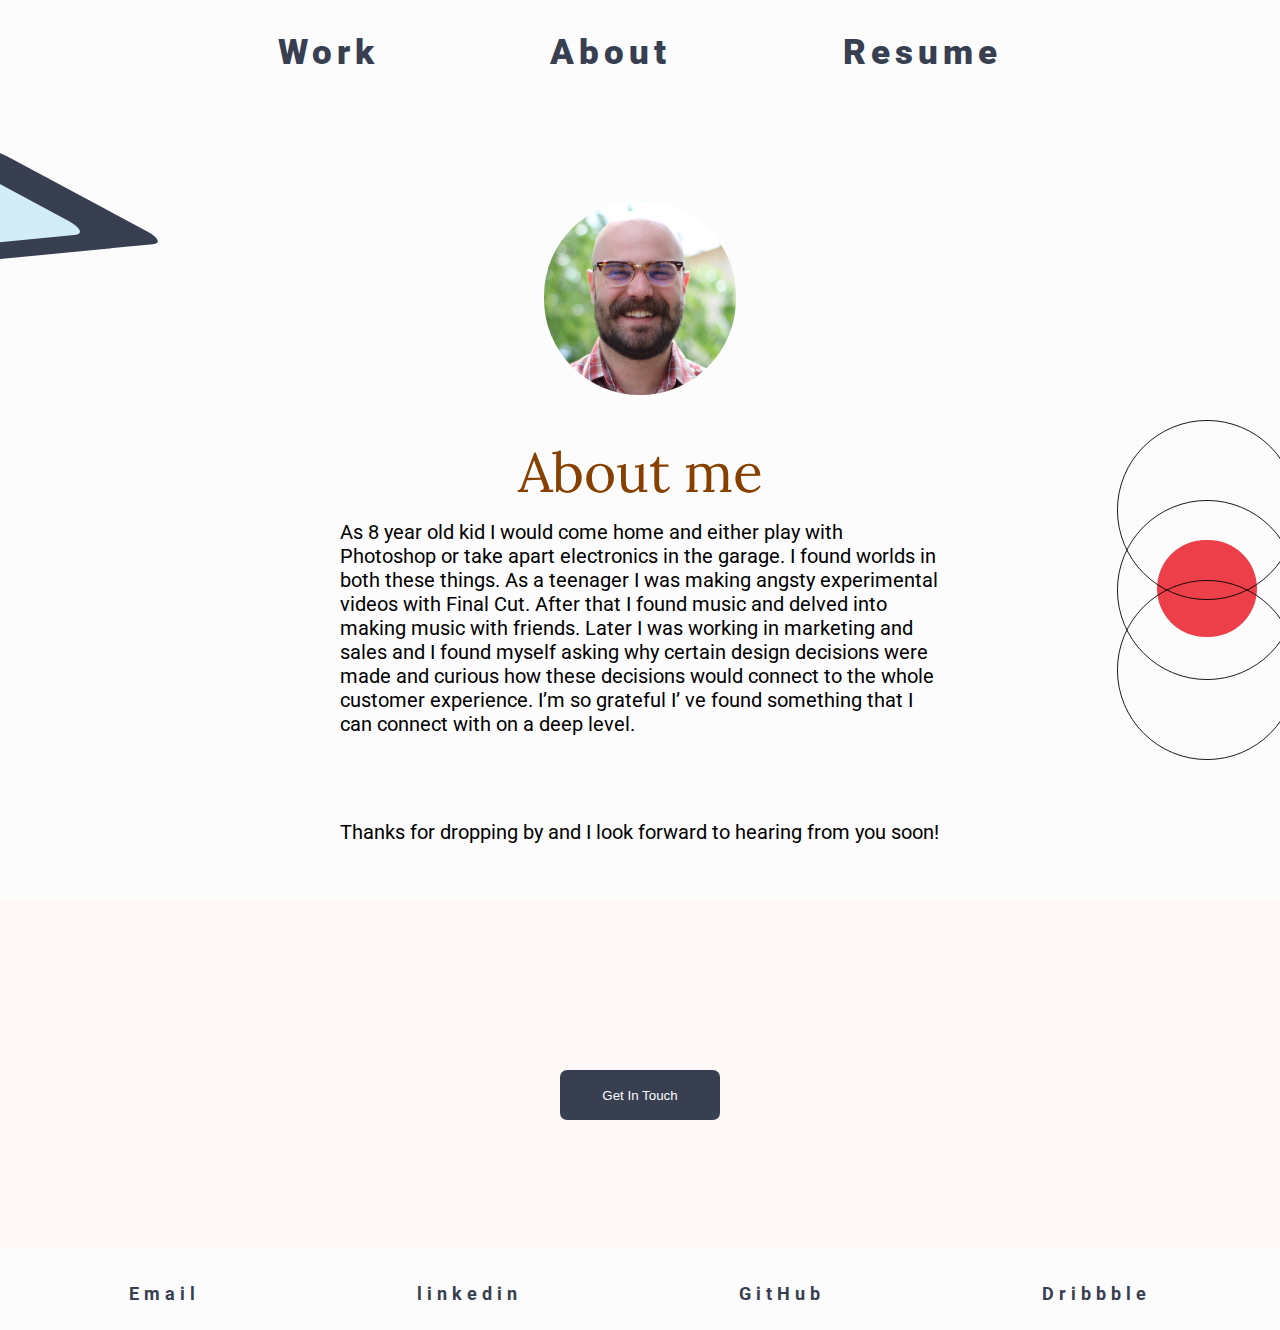
<file: about.html>
<!DOCTYPE html>
<html>
<head>
  <title>Portfolio | James Hagen</title>
    <meta name="viewport" content="width=device-width, initial-scale=1">
    <link href="https://fonts.googleapis.com/css2?family=Lora&display=swap" rel="stylesheet">
    <link href="https://fonts.googleapis.com/css2?family=Roboto&display=swap" rel="stylesheet">
    <link href="https://fonts.googleapis.com/css2?family=Roboto+Mono&display=swap" rel="stylesheet">
<link rel="stylesheet" href="styles/reset.css">      
<!-- Custom Styles -->
  <link rel="stylesheet" href="styles/main.css">
</head>
<body>
    <main class="container">
        <div class="top">
 <nav id=nav>
   
			<ul class="nav-links">
				<li>
                    <a href=index.html>Work</a></li>
				<li>
                    <a href=about.html>About</a></li>
				<li>
                    <a target="_blank" href="JamesHagenresume.pdf">Resume</a> 
				</li>
			</ul>
                <div class="burger">
				    <div class="line1"></div>
				    <div class="line2"></div>
				    <div class="line3"></div>
			</div>
    </nav>
        </div>
        <header class="header2">
            <img class="aboutpic" src="Images/Profile1.svg">
     <h1 class="about">About me</h1>
     <p class="middletextwhitesection">As 8 year old kid I would come home and  either play with Photoshop or take apart electronics in the garage. I found worlds in both these things. As a teenager I was making angsty experimental videos with Final Cut. After that I found music and delved into making music with friends. Later I  was working in marketing and sales and I found myself asking why certain design decisions were made and curious how these decisions would connect to the whole customer experience.  I’m so grateful I’ ve found something that I can connect with on a deep level.</p>
         
        <p class="middletextwhitesection">Thanks for dropping by and I look forward to hearing from you soon!</p>
     <img class="bluephone3 rellax" data-rellax-speed="1" src="Images/bluephone.svg"
             alt="Phone illustration"/>
             <img class="bluephone4 rellax" data-rellax-speed="1" src="Images/bluephone2.svg"
             alt="Phone illustration"/>
        <div class=circlecontainer>
        <img class="circletime rellax" data-rellax-speed="1.29" src="Images/redcircle.svg"
        alt="color illustrations"/>
        <img class="circletimeouter rellax" data-rellax-speed="1.35" src="Images/outercircle.svg"
        alt="color illustrations"/>
        <img class="circletimeouter2 rellax" data-rellax-speed="2.3" src="Images/outercircle.svg"
        alt="color illustrations"/>
        <img class="circletimeouter3 rellax" data-rellax-speed=".375" src="Images/outercircle.svg"
        alt="color illustrations"/>
            </div>
            </header>
        <section class=projectsfull2>  
            <a href="mailto:hagenjh@gmail.com">
                <button class=button>Get In Touch</button>
              </a>
        </section>
        </main>
    <footer>
      <ul class="footlinks">
          <li><a href="mailto:hagenjh@gmail.com">Email</a>
          </li>
          <li><a href="https://www.linkedin.com/in/hagenjh"><i >linkedin</i></a></li>
          <li><a href="http://github.com/Hagendazzj">GitHub</a></li>
          <li><a href="https://dribbble.com/hagenjh">Dribbble</a></li>
           </ul>
         </footer>
        <script src="js/rellax.min.js"></script>
        <script src="js/script.js"></script>
        
    </body> 
</html>
</file>
<file: styles/main.css>
* {
    box-sizing:border-box;
    
}
.linksorange{
    margin-left: auto;
    margin-right: auto;
    text-align: center;
    margin-top: 10rem;
    align-items: center;
    color: #FCFCFC;
    
  
}
.downloadlinks{
    padding: 5rem;
    display: flex;
    justify-content: center;
    margin:auto;
    
    
}
.downloadlinktext{
    color:white;
    text-decoration: underline;
}

.downloadlinktextwhite{
    color:black;
    text-decoration: underline;
}

.projecttext
{
    text-decoration: none;
    color: #373F51;
}

a{
    text-decoration: none;
    font-size: 1.8rem;
    font-family: "roboto",sans-serif;

}

.button1 {
    text-decoration: none;
    display: flex;
    align-items: center;
    justify-content: center;
    width: 17rem;
    margin-left: auto;
    margin-right: auto;
    height: 5rem;
    border-radius: 7px;
    cursor: pointer;
    outline: none;
    color: #FCFCFC;
    background-color: #38ABA3;
    border: none;
    margin-top: 4rem;
    margin-bottom:2rem;
}

b{
    font-weight: bolder;
}
html {
    font-size: 10px;
    position: relative;
    overflow-x: hidden;
    text-decoration: none;
    display:inline-block;

}
.chartfull{
    display:flex;
    align-items: flex-end;
}

.personasfull{
   margin-left: 5%;
   margin-right: auto;
}

canvas{
    margin-top: 3rem;
      
    
}


.imgus{
    margin: auto;
    width: 100%;
    padding: 20px;

}

.imguf{
    display:flex;
    margin: auto;
    width: 50%;
    padding: 20px;
}
.middletext{
    font-size: 2rem;
    align-items: center;
    justify-content: center;
    margin: auto;
    width: 30%;
    padding: 20px;
    padding-bottom: 5%;
    color: #FCFCFC;
    font-family: "roboto",sans-serif;
}

.middletextwhitesection{
    font-size: 2rem;
    align-items: center;
    justify-content: center;
    margin: auto;
    width: 30%;
    padding: 20px;
    padding-bottom: 5%;
    color: black;
    font-family: "roboto",sans-serif;
    line-height: 2.4rem;
}

.personas{
    font-size: 2rem;
    width: 49.5%;
    align-content: center;
    justify-content: center;
    float: left;
    margin-left: auto;
    padding:10px;
    color: #FCFCFC;
    font-family: "roboto",sans-serif;


}
.ptitle{
    font-weight: bold;
    margin-top:1.5rem;
    margin-bottom:1.5rem;
}

.personas:after {
    content: "";
    display: table;
    clear: both;
  }

.bulletsca{
    margin-bottom: 2em;
}

.threeimg{
    margin-left:3.1rem;
}

.bulletsca li{
    margin:2rem;
}
.threepage{
    font-size: 2rem;
    float: left;
    width: 33.3%;
    padding:6%;
    padding-left: 6%;
    padding-right: 6%;
    position: relative;
    align-items:center;
    justify-content: space-around;
    font-family: "roboto",sans-serif;
}
.threepage:after {
    content: "";
    display: table;
    clear: both;
  }

canvas{
    margin-bottom:3rem;
}
.charttitle{
    font-size: 2.2rem;
    font-family: "roboto",sans-serif;
    color: #FCFCFC;
    margin-top: 10rem;
    margin-bottom: 10em;
    justify-content: center;
    display:flex;
    flex-direction: column;
    float: left;
    width: 33.3%;
    margin:0rem;
    padding:12px;
    align-items: center;

}

.topsection{
    height: 30vh;
    width: 100%;
}



.whitesection{
    height:155rem;
    background:#fcfcfc;
    align-items: center;
    justify-content: center;
    flex-direction: column;
}
.orangesection{
    height:243rem;
    background:#F7996A;
    justify-content: center;
    flex-direction: column;
}
.whitesection2{
    height:128rem;
    background:#fcfcfc;
}
.orangesection2{
    height:103rem;
    background:#F7996A; 
}
.orangesection3{
    height:178rem;
    background:#F7996A;
}
.whitesection3 {
    height: 220rem;
    background: #Fcfcfc;
}
.whitesection4{
    height: 195rem;
    background: #Fcfcfc;
}
.whitesection5{
    height: 175rem;
    background: #Fcfcfc;
}
.orangesection4{
        height:155rem;
        background:#F7996A;      
}
.orangesection5{
    height:255rem;
    background:#F7996A;
}
.whitesection6{
    height:228rem;
}
.whitesection7{
    height:124rem;
}

.imgspref{
    display:flex;
    align-content: center;
    width:53.3%;
    float:none;
    margin:auto;
    padding-bottom: 5%;

}

.imgs{

    width:23.3%;
    float:none;
    margin-left:18%;
    padding-bottom: 5%;

}

.textwrappercenter{
    margin-left:20%;
    margin-right:20%;
    color: #FCFCFC;
    font-size: 2rem;
    font-family:"roboto";
    padding-bottom:5rem;
}

.bullets{
    margin-bottom: 9rem;
    font-size: 2rem;
    font-family:"roboto";
    margin-left:30%;
    margin-right:30%;
}

.bullets li {
    margin-bottom:2rem;
}

.titletopmain{
    font-size: 5.5em;
    padding-bottom:10rem;
    padding-top: 10rem;
    display:flex;
    align-items: center;
    justify-content: center;
    flex-direction: column;
    line-height: 1.3em;
}
    
.titletop{
    line-height: 5rem;
    padding-top: 10rem;
    padding-bottom: 10rem;
    display:flex;
    align-items: center;
    justify-content: center;
    flex-direction: column;
}
.titletoporange{
    margin-bottom:10rem;
    padding-top:12rem;
    color: #FCFCFC;
    font-family:"lora", serif;
    justify-content: center;
}
.orangetext {
    color: #FCFCFC;
}

h3{
    font-size: 4.8rem;
    display: flex;
    margin-left: auto;
    margin-right: auto;
    width: 70%;
}

.imgp{
    width: 90%;
}


.buttonprojects:hover {
    background: #555B6B;
    box-shadow: 0px 0px 0px rgba(0,0,0,.1);
}

.project1header{
    background-image: url("project1top.jpg");
    height: 100%;
    background-position: center;
    background-repeat: no-repeat;
    background-size: cover;
    position: relative;

}

.buttonprojects {
    display:flex;
    align-items: center;
    justify-content: center;
    width: 75%;
    margin-left: auto;
    margin-right:auto;
    height: 5rem;
    border-radius: 7px;
    cursor: pointer;
    outline: none;
    color: #FCFCFC;
    background-color: #373F51;
    text-decoration: none;
    border: none;
    box-shadow: 12px 15px 20px rgba(0,0,0,.1);
}
.button:hover{
    background: #555B6B;
}
.button {
    margin-top: 4rem;
    display:flex;
    align-items: center;
    justify-content: center;
    width: 16rem;
    margin-left: auto;
    margin-right:auto;
    height: 5rem;
    border-radius: 7px;
    cursor: pointer;
    outline: none;
    color: #FCFCFC;
    background-color: #373F51;
    border: none;
}
body{

    overflow-x: hidden;
}
.header {
    height: 60rem;
    background:#FCFCFC;
    position: relative;

}
.projectsfull2{
    height:35rem;
    display: flex;
    align-items: center;
    justify-content: center;
    
}
.descriptionabout {
    margin-left:12%;
      margin-bottom:10%;
      margin-top: 2%;
      font-family: 'roboto',sans-serif;
      font-size:1.6rem;
      width:65%;
      
  
  }
  .header2 {
    height: 90rem;
    background:#FCFCFC;
    position: relative;

}

  .aboutpic{
    width:10%;
    padding-top: 20rem;
    display: block;
  margin-left: auto;
  margin-right: auto;
  padding-bottom: 5rem;

}

.about {
    color: #874000;
    font-family: 'lora',serif;
    font-size:5.5rem;
    margin-top:30rem;
    justify-content: center;
    text-align: center;
    margin: 0rem;
}

.nav-links a{
	color: #373F51;
	text-decoration: none;
    font-size: 3.5rem;
    letter-spacing: .5rem; 
    font-weight: 900;
    align-items: center;
    justify-content: space-around;
    display:flex;
}

.nav-links{
    display:flex;
    justify-content: space-around;
    list-style: none;
    align-items:center ;
    margin-bottom: 5rem;
    margin-top: 5rem;
    
}

nav{
    top:0;
    align-items: center;
    justify-content: space-around;
    background-color: #FCFCFC;
    width:100%;
    position: fixed;
    font-family: "roboto mono",sans-serif;
    z-index: 95;
    transition: top 0.3s;
    
}

.burger{
    display:none;
    cursor: pointer;
    padding-top: 0px;
    position: fixed;
    margin: 3rem;
    left: 0;
    top: 0;
}

.burger div{
    height: 3px;
	width: 25px;
	background-color:#373F51;
    border-radius: .5rem;
    margin:5px;
    transition: all 0.3s ease-in-out;
    top:0;
   
}

.bluephone{
    position: absolute;
    width: 55.8rem;
    left: -40rem;
    top: 14.6rem;
    z-index: 94;
    
}


.bluephone2{
    position: absolute;
    width: 50rem;
    left: -42rem;
    top: 14.9rem;
    z-index:94 ;
    
}

.bluephone3{
    position: absolute;
    width: 55.8rem;
    left: -40rem;
    top: 14.6rem;
    z-index: 94;
    
}


.bluephone4{
    position: absolute;
    width: 50rem;
    left: -42rem;
    top: 14.9rem;
    z-index:94 ;
    
}

.circletime {

    position:absolute;
    width: 10rem;
    right: 2.3rem;
    top: 54rem;
   z-index: 96;
    
}

.circletimeouter {

    position:absolute;
    width: 18rem;
    right: -1.7rem;
    top: 50rem;
    z-index: 96;
   
    
}

.circletimeouter2 {

    position:absolute;
    width: 18rem;
    right: -1.7rem;
    top: 58rem;
    z-index: 96;
   
    
}

.circletimeouter3 {

    position:absolute;
    width: 18rem;
    right: -1.7rem;
    top: 42rem;
    z-index: 96;
    
}
.worksect {

    background:#FCFCFC;
    box-shadow:  21px 21px 42px #d6d6d6, 
             -21px -21px 42px #ffffff;
    border-radius: 1.5%;
    margin: 5rem;
    width: 1200px;
    display:flex;
    align-items: center;
    cursor: pointer;


}

.worksect2 {

    background:#FCFCFC;
    box-shadow:  21px 21px 42px #d6d6d6, 
             -21px -21px 42px #ffffff;
    border-radius: 1.5%;
    margin: 5rem;
    width: 50%;
    display:flex;
    align-items: center;
    cursor: pointer;
    display:none;


}

.topright {
    display:flex;
    position:absolute;
    width: 15.3rem;
    right: -7.3rem;
    top: -16rem;
    z-index: 99;
    
    
}

.topright2 {
    display:flex;
    position:absolute;
    width: 15.3rem;
    right: -2.3rem;
    top: -16rem;
    z-index: 98;
    
    
}

.h1 {
    color: #874000;
    font-family: 'lora',serif;
    font-size:5.5rem;
    padding-top:30rem;
    justify-content: center;
    text-align: center;
    margin: 0rem;
}

.slogan {
    color: #874000;
    font-family: 'roboto';
    font-size: 1.6rem;
    font-weight: lighter;
    line-height: 167.23%;
    text-align: center;
}

h2 {
    font-family: 'lora',serif;
    margin-top: 5%;
    font-size:4.6rem;
    padding: 1rem;
    display: flex;
    margin-left: auto;
    margin-right: auto;
    width: 80%;
}

.description {
  margin-left:12%;
    margin-bottom:10%;
    margin-top: 2%;
    font-family: 'roboto',sans-serif;
    font-size:1.6rem;
    width:75%;
    

}


.container{
    background: #FEF8F7;

}

.container2{
    background: #FCFCFC;
    line-height: 3em;
}

.projectsfull{
    display: flex;
    flex-direction: column;
    align-items: center;
    padding-bottom: 10rem;



}

.project1 {
    display: block;
    width:72rem;
    border-radius: 7px 0px 0px 7px;
}
.project2 {
    display: block;
    width:72rem;
    border-radius: 7px 0px 0px 7px;
}
 .footlinks a {  
    color: #373F51;
	text-decoration: none;
    letter-spacing: .5rem; 
    font-weight: bold;
    padding:2rem;
    }

.footlinks {
    margin: 2rem;
    font-family: "roboto mono",sans-serif;
    font-size: 2.5rem;
    display: flex;
    justify-content: space-around;
    align-items: center;
    width:100%;
    
    
}
footer {
    background: #FCFCFC;
    align-items: center;
    display: flex;
    font-family: "roboto mono",sans-serif;
    margin-left: auto;
    margin-right: auto;
   
    min-height: 8rem;
}
/* large desktop */
@media only screen and (max-width: 1444px){
  
    .descriptionabout {
        margin-left:12%;
          margin-bottom:10%;
          margin-top: 2%;
          font-family: 'roboto',sans-serif;
          font-size:1.6rem;
          width:65%;
          
      
      }
    
      .aboutpic{
        width:15%;
        padding-top: 20rem;
        display: block;
      margin-left: auto;
      margin-right: auto;
      padding-bottom: 5rem;
    
    }
    
    .about {
        color: #874000;
        font-family: 'lora',serif;
        font-size:5.5rem;
        margin-top:30rem;
        justify-content: center;
        text-align: center;
        margin: 0rem;
    }

.header{
    height:30rem;
}


    .whitesection{
        height:150rem;
    }
    .orangesection{
        height:200rem;
    }
    .whitesection2{
        height: 98rem;
    }
    .orangesection2{
        height:105rem;
    }
    .orangesection3{
        height:110rem;
    }
    .whitesection3{
        height:137rem;
    }
    .whitesection4{
        height:120rem;
    }
    .whitesection5{
        height:120rem;
    }
    .orangesection4{
        height:110rem;
    }
    .orangesection5{
        height: 170rem;
    }
    .whitesection6{
        height:152rem;
    }
    .whitesection7{
        height:100rem;
    }
    .imgs{
        float:none;
    }

    .project1 {
        display: block;
        width:45rem;
        border-radius: 7px 0px 0px 7px;
    }
    .project2 {
        display: block;
        width:45rem;
        border-radius: 7px 0px 0px 7px;
    }
   
    .worksect {

        background:#FCFCFC;
        border-radius: .7rem;
        width: 65%;
        display:flex;
        margin-right:20rem;
        margin-left:20rem;
        margin-bottom: 15rem;
    }

  body{
      overflow-x: hidden;
  }

    
.header {
    height: 60rem;
    background: #FCFCFC;
    position: relative;
}

.h1 {
    color: #874000;
    font-family: 'lora',serif;
    font-size:8.6rem;
    padding-top:25rem;
    justify-content: center;
    text-align: center;
    margin: 0rem;
}

.slogan {
    color: #874000;
    font-family: 'roboto';
    font-size: 3.6rem;
    font-weight: lighter;
    line-height: 167.23%;
    text-align: center;
}
nav{
    top:0;
    display:flex;
	align-items: flex-start;
    justify-content: space-around;
    font-family: "roboto mono",sans-serif;
    min-height: 4vh;


   
}
.threepage{
    padding: 35px;
}
    .nav-links{
    display:flex;
    width:70%;
    justify-content: space-around;
    list-style: none;
    margin:3rem;
    margin-top: 3.5rem;
    }

.nav-links a{
	color: #373F51;
	text-decoration: none;
    font-size: 3.5rem;
    letter-spacing: .5rem; 
    font-weight: 900;
}
    
    .nav li{
        width:60%;
    }
    

    .burger{
        display:none;
    }
    .middletext{
        width:50%;
    }
    .middletextwhitesection{
        width:50%
    }
}
/* small desktop */
@media screen and (max-width: 1024px){
    .descriptionabout {
        margin-left:12%;
          margin-bottom:10%;
          margin-top: 2%;
          font-family: 'roboto',sans-serif;
          font-size:1.6rem;
          width:65%;
          
      
      }
    
      .aboutpic{
        width:17%;
        padding-top: 20rem;
        display: block;
      margin-left: auto;
      margin-right: auto;
      padding-bottom: 5rem;
    
    }
    
    .about {
        color: #874000;
        font-family: 'lora',serif;
        font-size:5.5rem;
        margin-top:30rem;
        justify-content: center;
        text-align: center;
        margin: 0rem;
    }

    .imgs{
        float:none;
    }

    .project1 {
        display: block;
        width:37rem;
        border-radius: 7px 0px 0px 7px;
    }
    .project2 {
        display: block;
        width:37rem;
        border-radius: 7px 0px 0px 7px;}

    .worksect {

        background:#FCFCFC;
        border-radius: .7rem;
        width: 60%;
        display:flex;
        margin-right:20rem;
        margin-left:20rem;

    
    }

   body{
       overflow-x: hidden;
   }
    
.footlinks a {  
        color: #373F51;
        text-decoration: none;
        font-size: 1rem;
        letter-spacing: .5rem; 
        font-weight: bold;
        }
    
.footlinks {
        margin: 0rem;
        font-family: "roboto mono",sans-serif;
        font-size: 1.5rem;
        display: flex;
        margin-left: auto;
    margin-right: auto;
        
        
    }
footer {
        background: #FCFCFC;
        align-items: center;
        display: flex;
        font-family: "roboto mono",sans-serif;
        justify-content: space-around;
        min-height: 8rem;
}

.h1 {
    color: #874000;
    font-family: 'lora',serif;
    font-size:3.9rem;
    padding-top:31rem;
    justify-content: center;
    text-align: center;
    margin:0rem;
}

.slogan {
    color: #874000;
    font-family: 'roboto';
    font-size: 1.6rem;
    font-weight: lighter;
    line-height: 167.23%;
    text-align: center;
}

h2 {
    font-family: 'lora',serif;
    font-size:2.6rem;
    padding: 1rem;
}

.description {
    margin: 12%;
    font-family: 'roboto',sans-serif;
    font-size:1.6rem;
}

    nav{
    top:0;
	align-items: center;
    justify-content: space-around;
    display: flex;
    font-family: "roboto mono",sans-serif;
    min-height: 6vh;
   
}

    .nav-links{
    display:flex;
    width:80%;
    justify-content: space-around;
    list-style: none;
    z-index: 1;
    right: 0rem;
    margin:2rem;

    }
    
    .nav-links a{
	color: #373F51;
	text-decoration: none;
    font-size: 3.5rem;
    letter-spacing: .5rem; 
    font-weight: bold;
}
    
    .nav li{
        width:60%;
    }
    

    .burger{
        display:none;
    }

    .whitesection{
        height:145rem;
    }
    .orangesection{
        height:175rem;
    }
    .whitesection2{
        height: 110rem;
    }
    .orangesection2{
        height:90rem;
    }
    .orangesection3{
        height:80rem;
    }
    .whitesection3{
        height:100rem;
    }
    .whitesection4{
        height:100rem;
    }
    .whitesection5{
        height:100rem;
    }
    .orangesection4{
        height:100rem;
    }
    .orangesection5{
        height: 135rem;
    }
    .whitesection6{
        height:130rem;
    }
    .whitesection7{
        height:100rem;
    }

    .middletext{
        width:60%;
    }
    .middletextwhitesection{
        width:60%;
    }
    .bullets{
        margin-left: 20%;
        margin-right: 20%;
    }

}

/* tablet version */
@media screen and (max-width: 768px) {
    .descriptionabout {
        margin-left:12%;
          margin-bottom:10%;
          margin-top: 2%;
          font-family: 'roboto',sans-serif;
          font-size:1.6rem;
          width:65%;
          
      
      }
    
      .aboutpic{
        width:20%;
        padding-top: 20rem;
        display: block;
      margin-left: auto;
      margin-right: auto;
      padding-bottom: 5rem;
    
    }
    
    .about {
        color: #874000;
        font-family: 'lora',serif;
        font-size:5.5rem;
        margin-top:30rem;
        justify-content: center;
        text-align: center;
        margin: 0rem;
    }
    
    .threeimg{
        margin-left: 0rem;
    
    }
    .charttitle{
        padding:5%;
    }

    .whitesection{
        height: 150rem;
    }

    .orangesection{
        height:180rem;
    }
    .orangesection2{
        height:80rem;
    }

    .orangesection3{
        height:80rem;
    }

    
    .orangesection4{
        height:90rem;
    }
    .orangesection5{
        height:115rem;
    }

    
    .whitesection2{
        height: 115rem;
    }
    
    .whitesection3{
        height:80rem;
    }
    
    .whitesection4{
        height:95rem;
    }
    .whitesection5{
        height:95rem;
    }
    .whitesection6{
        height:110rem;
    }
    .whitesection7{
        height:110rem;
    }

    .bulletsca li{
        margin:1rem;
    }

    .topright{
        width:11rem;
    }
    .topright2{
        width:12rem;
    }
    .threepage{
        padding:0px;
        padding-left: 2%;
        padding-right: 3%;
    }
    
    .h1{
        padding-top:30rem;
    }
    .worksect {

        background:#FCFCFC;
        border-radius: .7rem;
        width: 60%;
        display:grid;
        margin-right:7rem;
        margin-left:7rem;
    }
        .project1{
            width: 100%;
            border-radius: 3px 3px 0px 0px;
        }
    
        .project2{
            width: 100%;
            border-radius: 3px 3px 0px 0px;
        }
    .buttonprojects{
        margin-bottom:4rem;
        width:50%;
    }
    .middletext{
        width:70%;
    }
    .middletextwhitesection{
        width:70%;
    }
    .circletime {

        position:absolute;
        width: 6rem;
        right: -3rem;
        top: 54rem;
       
        
    }

    .circletimeouter {

        position:absolute;
        width: 10rem;
        right: -4.7rem;
        top: 51.7rem;
       
        
    }
    
    .circletimeouter2 {
    
        position:absolute;
        width: 10rem;
        right: -4.7rem;
        top: 56rem;
       
        
    }
    
    .circletimeouter3 {
    
        position:absolute;
        width: 10rem;
        right: -4.7rem;
        top: 47rem;
        
        
    }

    
}

@media screen and (max-width: 600px) {
    .chartfull li {
      width: 100%;

    }

    .threepage{
        width: 90%;
        padding-left: 8%;
    }
  }

/* mobile version */
@media screen and (max-width: 480px) {
    .projectsfull2{
        height:28rem;
    }
    
    .descriptionabout {
        margin-left:12%;
          margin-bottom:10%;
          margin-top: 2%;
          font-family: 'roboto',sans-serif;
          font-size:1.6rem;
          width:65%;
          
      
      }
      .header2 {
        height: 118rem;
        background:#FCFCFC;
        position: relative;
    
    }
    
      .aboutpic{
        width:40%;
        padding-top: 20rem;
        display: block;
      margin-left: auto;
      margin-right: auto;
      padding-bottom: 5rem;
    
    }
    
    .about {
        color: #874000;
        font-family: 'lora',serif;
        font-size:5.5rem;
        margin-top:30rem;
        justify-content: center;
        text-align: center;
        margin: 0rem;
    }
   
    .whitesection{
        height:145rem;
    }
    .orangesection{
        height:345rem;
    }
    .whitesection2{
        height: 185rem;
    }
    .orangesection2{
        height:135rem;
    }
    .orangesection3{
        height:65rem;
    }
    .whitesection3{
        height:55rem;
    }
    .whitesection4{
        height:180rem;
    }
    .whitesection5{
        height:140rem;
    }
    .orangesection4{
        height:160rem;
    }
    .orangesection5{
        height: 240rem;
    }
    .whitesection6{
        height:160rem;
    }
    .whitesection7{
        height:120rem;
    }
   
   .personas{
       width:100%;
   }
   .imgs{
       width:67%;
   }
   
   
    .chartfull{
        display:block;
       
    }

    .textwrappercenter{
        margin-left:10%;
        margin-right:10%;
        color: #FCFCFC;
        font-size: 2rem;
        font-family:"roboto";
        padding-bottom:5rem;
    }

    .titletopmain
    {
        padding-bottom: 3rem;
        padding-top: 3rem;
    }

    .bullets {
        margin-bottom: 5rem;
        font-size: 2rem;
        font-family: "roboto";
        margin-left: 10%;
        margin-right: 10%;
        align-content: center;
    
    }

    .topright{
        width:11rem;
    }
    .topright2{
        width:12rem;
    }
    
    .chartfull{
        column-count: 1;
    }

    .project img {
        border-radius: 3px 3px 0px 0px;
        width:100%;
    }

    .project1{
        width: 100%;
        border-radius: 3px 3px 0px 0px;
    }

    .project2{
        width: 100%;
        border-radius: 3px 3px 0px 0px;
    }
    .circletime {

        position:absolute;
        width: 4.5rem;
        right: -3rem;
        top: 53.75rem;
       
        
    }

    .circletimeouter {

        position:absolute;
        width: 8rem;
        right: -4.7rem;
        top: 51.7rem;
       
        
    }
    
    .circletimeouter2 {
    
        position:absolute;
        width: 8rem;
        right: -4.7rem;
        top: 56rem;
       
        
    }
    
    .circletimeouter3 {
    
        position:absolute;
        width: 8rem;
        right: -4.7rem;
        top: 47rem;
        
        
    }


    .bluephone{
        position: absolute;
        width: 55.8rem;
        left: -40rem;
        top: 29.6rem;
        z-index: 94;
        
    }
    
    
    .bluephone2{
        position: absolute;
        width: 50rem;
        left: -42rem;
        top: 29.9rem;
        z-index:94 ;
        
    }

    .bluephone3{
        position: absolute;
        width: 57.8rem;
        left: -40rem;
        top: 2.4rem;
        z-index: 94;
        
    }
    
    
    .bluephone4{
        position: absolute;
        width: 50rem;
        left: -42rem;
        top: 1.9rem;
        z-index:94 ;
        
    }
    .worksect {

        background:#FCFCFC;
        border-radius: .7rem;
        width: 60%;
        display:grid;
        margin-right:7rem;
        margin-left:7rem;

    
    }
    
    body{ 
        overflow-x: hidden;  
    }

   .h1 {
        color: #874000;
        font-family: 'lora',serif;
        font-size:3.6rem;
        padding-top:18rem;
        justify-content: center;
        text-align: center;
        margin: 0rem;
}

    .slogan {
        color: #874000;
        font-family: 'roboto';
        font-size: 1.6rem;
        font-weight: lighter;
        line-height: 167.23%;
        text-align: center;
}

    h2 {
        font-family: 'lora',serif;
        font-size:2.2rem;
        padding: 1rem;
        display: flex;
    margin-left: auto;
    margin-right: auto;
    width: 90%;
}

.buttonprojects {
    text-decoration: none;
    display: flex;
    align-items: center;
    justify-content: center;
    width: 75%;
    margin-left: auto;
    margin-right: auto;
    height: 5rem;
    border-radius: 7px;
    cursor: pointer;
    outline: none;
    color: #FCFCFC;
    background-color: #373F51;
    border: none;
    margin-bottom:3.5rem;
}
    .description {
        font-family:"roboto",sans-serif;
        font-size:1.6rem;
        width:80%;
}
  
    footer{
        background: #FCFCFC;
        display: flex;
        font-family: "roboto mono",sans-serif;
        justify-content: space-around;
        min-height: 9rem;
        text-align: center;
        

   
}
     
   .footlinks {
       display:flex;
       flex-wrap: wrap;
        margin:-10px;
        width:90%;
        list-style: none;
    
}

    .footlinks>* {
    flex: .5 .5 2rem;
    margin: 1rem;
  }
    .footlinks a {  
        margin: 0rem;
        color: #373F51;
	    text-decoration: none;
        font-size: 1rem;
        letter-spacing: .5rem; 
        font-weight: bold;
        padding:0rem;
    
    
    }
    
    .nav-links a{
        color: white;
        text-decoration: none;
        font-family: "roboto",sans-serif;
        font-size: 2.5rem;
        left: 0;
        margin: 2rem;
    }
   
    .nav-links{
        position: fixed;
        height:80vh;
        top:10vh;
        background-color: #373F51;
        list-style: none;
        padding: 6rem 0;
        display: flex;
        flex-direction: column;
        align-items: center;
        width:30rem;
        border-radius: 0 10px 10px 0;
        transform: translateX(-105%);
        transition: transform 0.5s ease-in;
        z-index: 1;
        left: -4rem;
    }

 
  
    h3{
        line-height: 4.5rem;
    }
    canvas{
        margin-top: 2rem;
    }
    



    nav{
        min-height: 8rem;
    }

    .nav-links li{
        opacity:0%;
    }   
    
    .burger {
        display:block;
        z-index: 1;
    }
    
    .nav-active{
    transform: translateX(0%);
    left: -5rem;
    }
    .middletext{
        width: 80%;
    }
    .middletextwhitesection{
        width: 80%;
    }
}


/* mobile version */
@media screen and (max-width: 375px) {


    .whitesection{
        height:165rem;
    }
    .orangesection{
        height:333rem;
    }
    .whitesection2{
        height: 231rem;
    }
    .orangesection2{
        height:116rem;
    }
    .orangesection3{
        height:71rem;
    }
    .whitesection3{
        height:48rem;
    }
    .whitesection4{
        height:136rem;
    }
    .whitesection5{
        height:133rem;
    }
    .orangesection4{
        height:150rem;
    }
    .orangesection5{
        height: 210rem;
    }
    .whitesection6{
        height:150rem;
    }
    .whitesection7{
        height:133rem;
    }


.imgs{
    width:65%;
    margin-top: 5%;
}
.middletext{
    width: 90%;
}
.middletextwhitesection{
    width: 90%;
}

}
    
    @keyframes navLinkFade{
        from{
            opacity:0;
            transform: translateX(50px);
        }
        to{
            opacity: 1;
            transform: translateX(0px);
        }
    }

    .toggle .line1 {
        transform: translateY(10.3px) translateX(2px) rotate(45deg);
    }
    .toggle .line2 {
        opacity:0;
    }
    .toggle .line3 {
        transform: translateY(-6px) translateX(2px) rotate(-45deg);
    }
</file>
